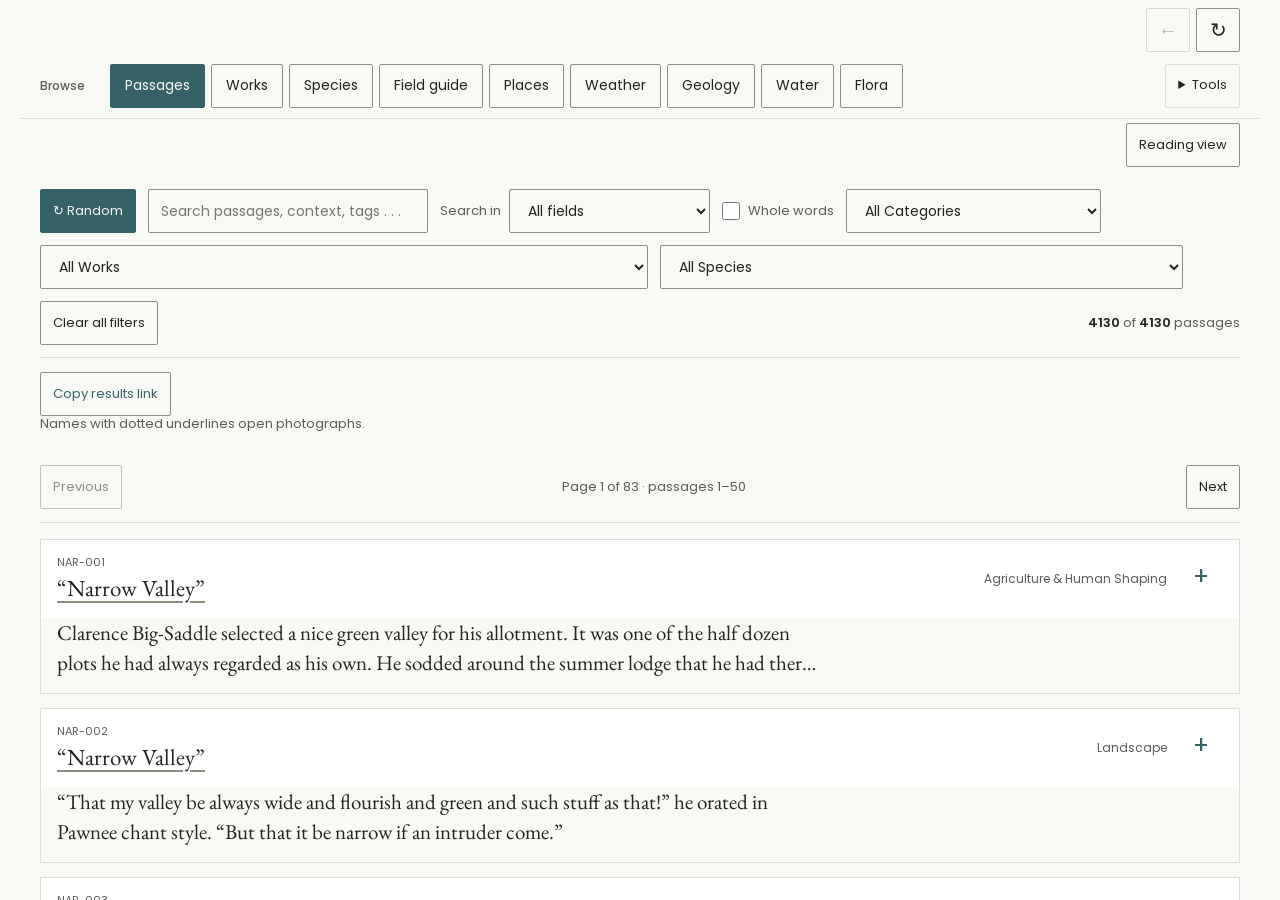
<file: editorial.html>
<!doctype html>
<html lang="en">
<head>
  <meta charset="utf-8">
  <meta name="viewport" content="width=device-width, initial-scale=1">
  <title>Ecological Lafferty</title>
  <style>html,body{width:100%;height:100%;margin:0;overflow:hidden;background:#F8F8F4}iframe{display:block;width:100%;height:100%;border:0;visibility:hidden}.load-status{position:absolute;inset:0;display:grid;place-items:center;padding:24px;color:#565E55;font:18px/1.5 Georgia,serif}.load-status[hidden]{display:none}</style>
</head>
<body>
  <div id="load-status" class="load-status" role="status">Loading ecological passages…</div>
  <iframe id="ecological-app" title="Ecological Lafferty research tool" allow="clipboard-write"></iframe>
  <script>
  (() => {
    const frame = document.getElementById('ecological-app');
    let revealTimer;
    function reveal() {
      frame.style.visibility = 'visible';
      document.getElementById('load-status').hidden = true;
      window.clearTimeout(revealTimer);
    }
    const appUrl = new URL('./index.html', window.location.href);
    appUrl.search = window.location.search;
    appUrl.hash = window.location.hash;
    const directoryPath = new URL('./', appUrl).pathname;
    const stylesheetUrl = new URL('./editorial.css', window.location.href);
    const enhancements = [
      ['easterwine-editorial-script', './editorial.js'],
      ['easterwine-navigation-script', './navigation.js'],
      ['easterwine-passages-script', './passages.js'],
      ['easterwine-results-script', './results.js'],
      ['easterwine-compact-filters-script', './compact-filters.js']
    ];
    const parameters = new URL(window.location.href).searchParams;
    const design = parameters.get('design');
    const version = design || parameters.get('v');
    if (version) stylesheetUrl.searchParams.set(design ? 'design' : 'v', version);

    function appWindow() {
      try {
        const child = frame.contentWindow;
        if (!child || child.location.origin !== appUrl.origin) return null;
        if (![appUrl.pathname, directoryPath].includes(child.location.pathname)) return null;
        return child;
      } catch (_) { return null; }
    }

    function mirrorChildHash() {
      const child = appWindow();
      if (!child) return;
      const address = new URL(window.location.href);
      address.hash = child.location.hash;
      if (child.location.hash !== window.location.hash) window.history.replaceState(window.history.state, '', address.href);
      const open = child.document.querySelector('.aae-open-window');
      if (open) {
        if (typeof child.aaeResults?.url === 'function') {
          const link = child.aaeResults.url();
          if (link) {
            const current = new URL(link, window.location.href);
            if (current.origin === appUrl.origin && current.pathname === window.location.pathname) {
              open.href = current.href;
              open.textContent = 'Open full window';
              return;
            }
          } else {
            address.search = '';
            address.hash = '';
            if (version) address.searchParams.set(design ? 'design' : 'v', version);
            open.textContent = 'Open full tool';
          }
        }
        const selected = child.document.querySelector('.tab[aria-selected="true"]');
        if (selected?.dataset.panel) address.searchParams.set('view', selected.dataset.panel);
        open.href = address.href;
      }
    }

    frame.addEventListener('load', () => {
      const child = appWindow();
      if (!child) { reveal(); return; }
      const doc = child.document;
      doc.documentElement.classList.add('aae-editorial');
      revealTimer = window.setTimeout(reveal, 8000);
      const assets = [];
      if (!doc.getElementById('easterwine-editorial-stylesheet')) {
        const link = doc.createElement('link');
        link.id = 'easterwine-editorial-stylesheet';
        link.rel = 'stylesheet';
        link.href = stylesheetUrl.href;
        assets.push(new Promise(resolve => {
          link.onload = resolve;
          link.onerror = resolve;
          doc.head.appendChild(link);
        }));
      }
      assets.push((async () => {
        for (const [id, path] of enhancements) {
          if (doc.getElementById(id)) continue;
          const url = new URL(path, window.location.href);
          if (version) url.searchParams.set(design ? 'design' : 'v', version);
          await new Promise(resolve => {
            const script = doc.createElement('script');
            script.id = id;
            script.src = url.href;
            script.onload = resolve;
            script.onerror = resolve;
            doc.head.appendChild(script);
          });
        }
        mirrorChildHash();
      })());
      if (window !== window.top && !doc.querySelector('.aae-open-window')) {
        const open = doc.createElement('a');
        open.className = 'aae-open-window';
        open.textContent = 'Open full window';
        open.target = '_blank';
        open.rel = 'noopener';
        open.href = window.location.href;
        open.addEventListener('click', mirrorChildHash);
        doc.querySelector('.fixed-nav')?.prepend(open);
      }
      Promise.allSettled(assets).then(reveal);
      child.addEventListener('hashchange', mirrorChildHash);
      child.addEventListener('popstate', mirrorChildHash);
      doc.addEventListener('click', () => child.requestAnimationFrame(mirrorChildHash), true);
      doc.addEventListener('aae:results-change', mirrorChildHash);
      doc.addEventListener('input', () => child.requestAnimationFrame(mirrorChildHash), true);
      doc.addEventListener('change', () => child.requestAnimationFrame(mirrorChildHash), true);
      mirrorChildHash();
    });

    window.addEventListener('hashchange', () => {
      const child = appWindow();
      if (!child || child.location.hash === window.location.hash) return;
      const target = new URL(child.location.href);
      target.hash = window.location.hash;
      child.location.replace(target.href);
    });
    frame.src = appUrl.href;
  })();
  </script>
</body>
</html>
</file>
